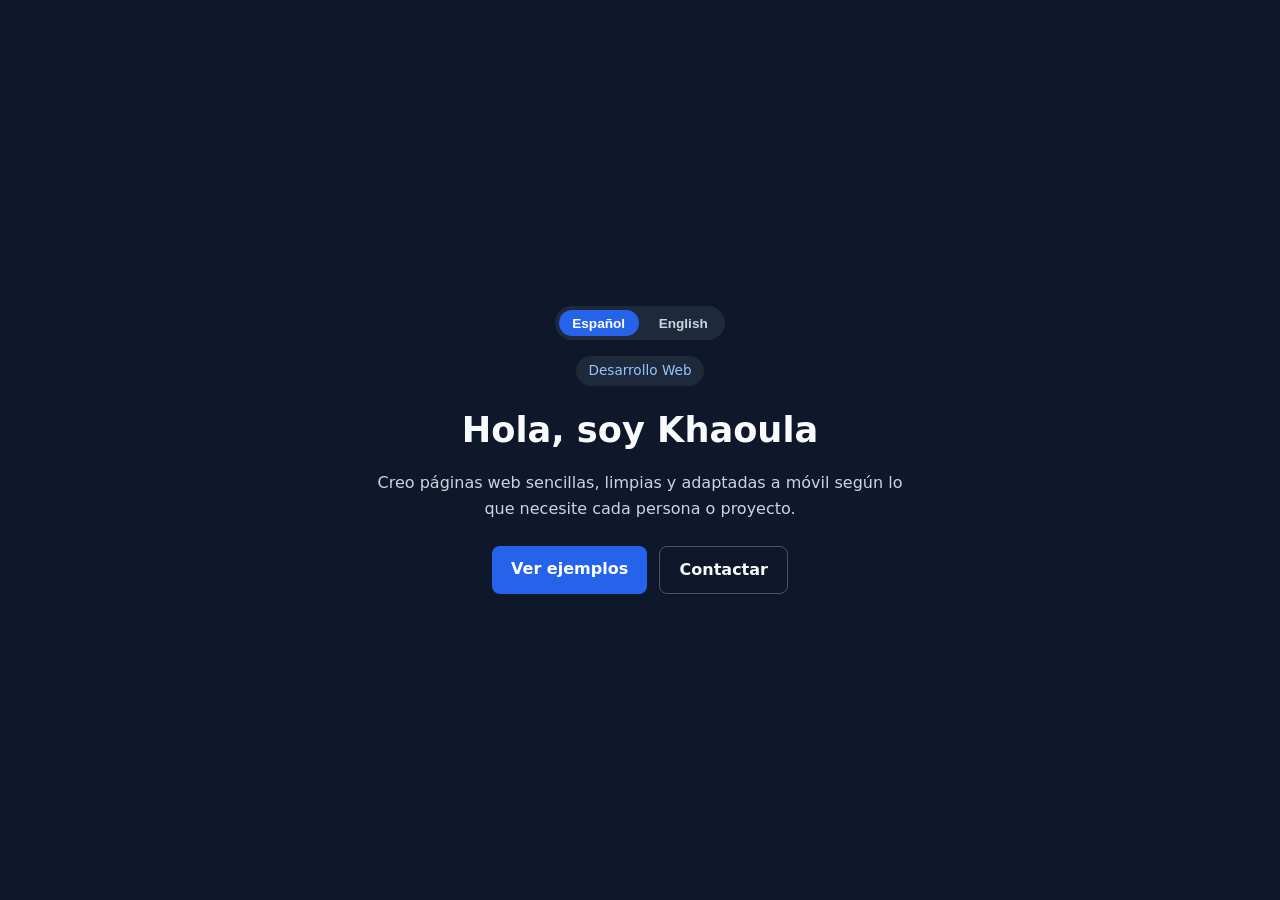
<file: Mi_portfolio/index.html>
<!DOCTYPE html>
<html lang="es">
<head>
  <meta charset="UTF-8" />
  <meta name="viewport" content="width=device-width, initial-scale=1.0" />
  <title data-i18n="page_title">Portfolio — Desarrollo Web</title>
  <link rel="stylesheet" href="style.css" />
</head>
<body>
  <header class="hero hero-full">
    <div class="lang-switch" role="group" aria-label="Selector de idioma">
      <button type="button" class="lang-btn active" data-lang="es">Español</button>
      <button type="button" class="lang-btn" data-lang="en">English</button>
    </div>

    <p class="tag" data-i18n="tag">Desarrollo Web</p>
    <h1 data-i18n="hero_title">Hola, soy Khaoula</h1>
    <p class="subtitle" data-i18n="hero_subtitle">
      Creo páginas web sencillas, limpias y adaptadas a móvil según lo que necesite cada persona o proyecto.
    </p>
    <div class="actions">
      <a href="portfolio.html#proyectos" class="btn primary" data-i18n="btn_projects">Ver ejemplos</a>
      <a href="portfolio.html#contacto" class="btn secondary" data-i18n="btn_contact">Contactar</a>
    </div>
  </header>

  <script src="script.js"></script>
</body>
</html>
</file>
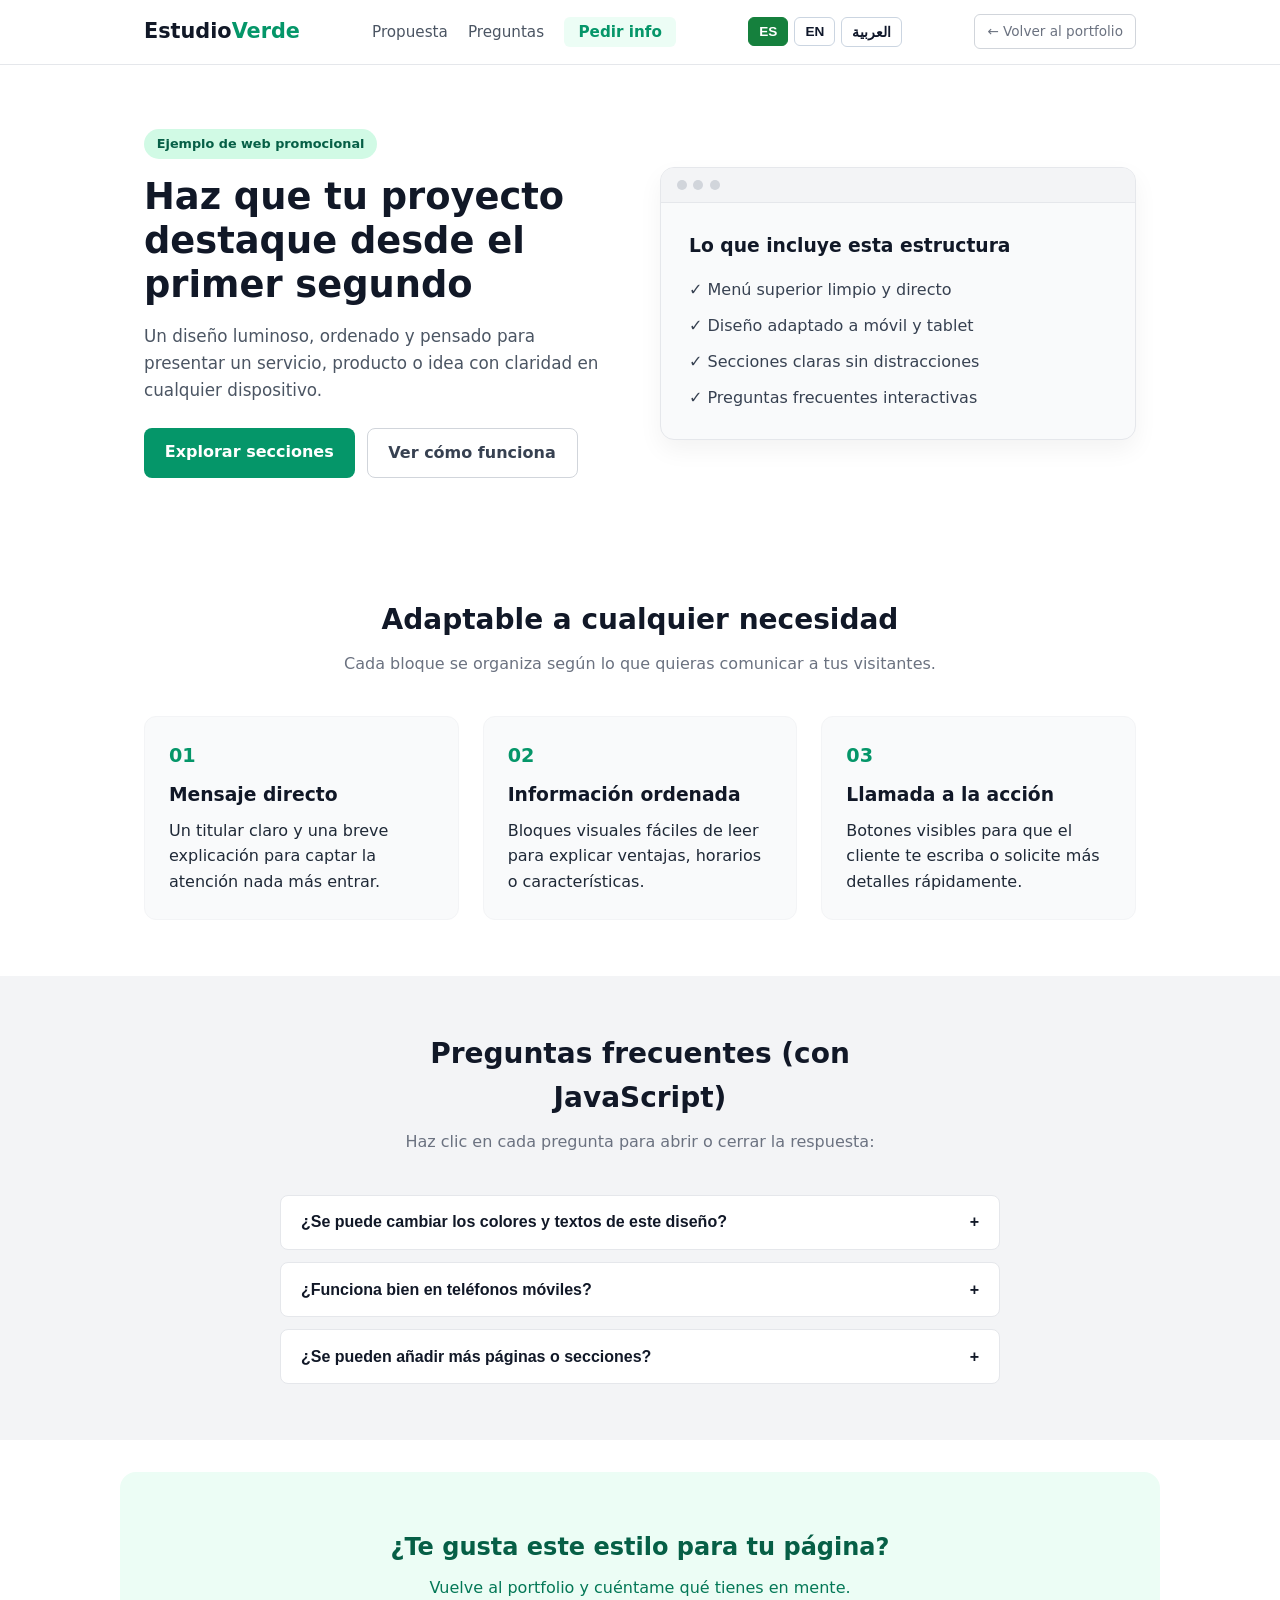
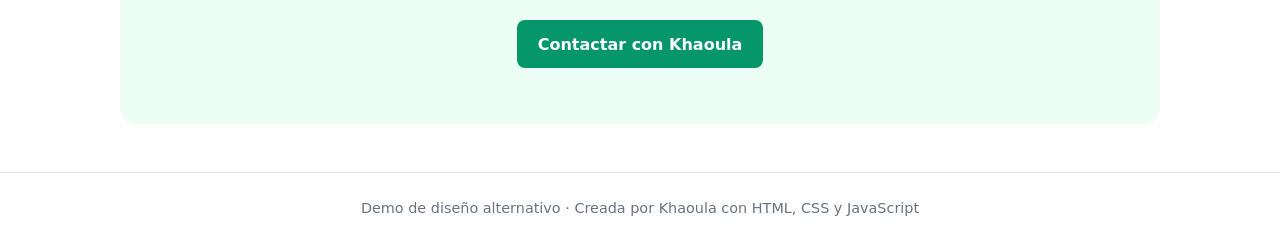
<file: Mi_portfolio/ejemplo.web/index.html>
<!DOCTYPE html>
<html lang="es" dir="ltr">
<head>
  <meta charset="UTF-8" />
  <meta name="viewport" content="width=device-width, initial-scale=1.0" />
  <title data-i18n="page_title">Ejemplo Web — Diseño Claro y Moderno</title>
  <link rel="stylesheet" href="style.css" />
</head>
<body>
  <nav class="navbar">
    <div class="nav-container">
      <a href="#" class="brand">Estudio<span>Verde</span></a>

      <ul class="nav-links">
        <li><a href="#propuesta" data-i18n="nav_proposal">Propuesta</a></li>
        <li><a href="#preguntas" data-i18n="nav_faq">Preguntas</a></li>
        <li><a href="#contacto" class="nav-cta" data-i18n="nav_contact">Pedir info</a></li>
      </ul>

      <div class="lang-switcher" aria-label="Selector de idioma">
        <button type="button" class="lang-btn active" data-lang="es">ES</button>
        <button type="button" class="lang-btn" data-lang="en">EN</button>
        <button type="button" class="lang-btn" data-lang="ar">العربية</button>
      </div>

      <a href="../portfolio.html#proyectos" class="portfolio-back" data-i18n="portfolio_back">← Volver al portfolio</a>
    </div>
  </nav>

  <header class="split-hero">
    <div class="hero-text">
      <span class="pill" data-i18n="pill">Ejemplo de web promocional</span>
      <h1 data-i18n="hero_title">Haz que tu proyecto destaque desde el primer segundo</h1>
      <p data-i18n="hero_desc">
        Un diseño luminoso, ordenado y pensado para presentar un servicio, producto o idea con claridad en cualquier dispositivo.
      </p>
      <div class="hero-buttons">
        <a href="#propuesta" class="btn-emerald" data-i18n="btn_explore">Explorar secciones</a>
        <a href="#preguntas" class="btn-outline" data-i18n="btn_how">Ver cómo funciona</a>
      </div>
    </div>

    <div class="hero-box">
      <div class="box-header">
        <span class="dot"></span>
        <span class="dot"></span>
        <span class="dot"></span>
      </div>
      <div class="box-content">
        <h3 data-i18n="box_title">Lo que incluye esta estructura</h3>
        <ul>
          <li data-i18n="box_1">✓ Menú superior limpio y directo</li>
          <li data-i18n="box_2">✓ Diseño adaptado a móvil y tablet</li>
          <li data-i18n="box_3">✓ Secciones claras sin distracciones</li>
          <li data-i18n="box_4">✓ Preguntas frecuentes interactivas</li>
        </ul>
      </div>
    </div>
  </header>

  <main>
    <section id="propuesta" class="container section-space">
      <div class="section-head">
        <h2 data-i18n="sec_proposal_title">Adaptable a cualquier necesidad</h2>
        <p data-i18n="sec_proposal_desc">Cada bloque se organiza según lo que quieras comunicar a tus visitantes.</p>
      </div>

      <div class="features-row">
        <div class="feature-item">
          <div class="num">01</div>
          <h3 data-i18n="f1_title">Mensaje directo</h3>
          <p data-i18n="f1_desc">Un titular claro y una breve explicación para captar la atención nada más entrar.</p>
        </div>
        <div class="feature-item">
          <div class="num">02</div>
          <h3 data-i18n="f2_title">Información ordenada</h3>
          <p data-i18n="f2_desc">Bloques visuales fáciles de leer para explicar ventajas, horarios o características.</p>
        </div>
        <div class="feature-item">
          <div class="num">03</div>
          <h3 data-i18n="f3_title">Llamada a la acción</h3>
          <p data-i18n="f3_desc">Botones visibles para que el cliente te escriba o solicite más detalles rápidamente.</p>
        </div>
      </div>
    </section>

    <section id="preguntas" class="faq-bg section-space">
      <div class="container">
        <div class="section-head">
          <h2 data-i18n="faq_heading">Preguntas frecuentes (con JavaScript)</h2>
          <p data-i18n="faq_sub">Haz clic en cada pregunta para abrir o cerrar la respuesta:</p>
        </div>

        <div class="faq-list">
          <div class="faq-item">
            <button type="button" class="faq-question">
              <span class="faq-label" data-i18n="q1">¿Se puede cambiar los colores y textos de este diseño?</span>
              <span class="faq-icon">+</span>
            </button>
            <div class="faq-answer">
              <p data-i18n="a1">Sí, todos los colores, tipografías, imágenes y textos se personalizan por completo según tu idea o marca.</p>
            </div>
          </div>

          <div class="faq-item">
            <button type="button" class="faq-question">
              <span class="faq-label" data-i18n="q2">¿Funciona bien en teléfonos móviles?</span>
              <span class="faq-icon">+</span>
            </button>
            <div class="faq-answer">
              <p data-i18n="a2">Sí, toda la estructura es responsive y se reorganiza automáticamente en pantallas pequeñas.</p>
            </div>
          </div>

          <div class="faq-item">
            <button type="button" class="faq-question">
              <span class="faq-label" data-i18n="q3">¿Se pueden añadir más páginas o secciones?</span>
              <span class="faq-icon">+</span>
            </button>
            <div class="faq-answer">
              <p data-i18n="a3">Por supuesto. Se puede empezar con una página única y ampliarla con galería, catálogo o formulario cuando lo necesites.</p>
            </div>
          </div>
        </div>
      </div>
    </section>

    <section id="contacto" class="container section-space cta-banner">
      <h2 data-i18n="cta_title">¿Te gusta este estilo para tu página?</h2>
      <p data-i18n="cta_desc">Vuelve al portfolio y cuéntame qué tienes en mente.</p>
      <a href="../portfolio.html#contacto" class="btn-emerald" data-i18n="cta_btn">Contactar con Khaoula</a>
    </section>
  </main>

  <footer class="light-footer">
    <p data-i18n="footer_text">Demo de diseño alternativo · Creada por Khaoula con HTML, CSS y JavaScript</p>
  </footer>

  <script src="script.js"></script>
</body>
</html>
</file>
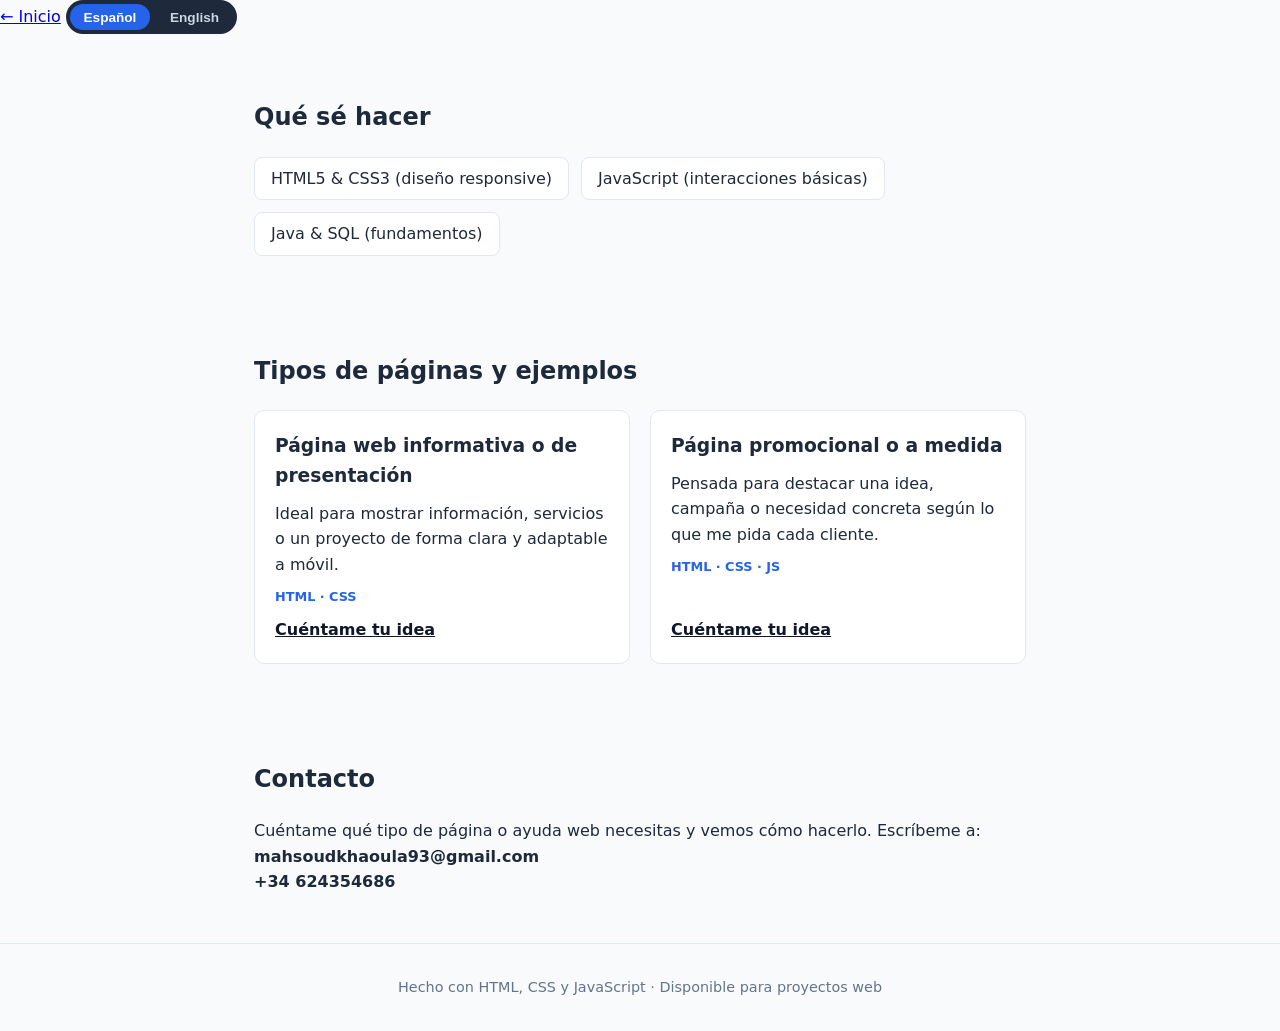
<file: Mi_portfolio/portfolio.html>
<!DOCTYPE html>
<html lang="es">
<head>
  <meta charset="UTF-8" />
  <meta name="viewport" content="width=device-width, initial-scale=1.0" />
  <title data-i18n="page_title">Portfolio — Desarrollo Web </title>
  <link rel="stylesheet" href="style.css" />
</head>
<body>
  <nav class="top-bar">
    <a href="index.html" class="back-link" data-i18n="back_home">← Inicio</a>
    <div class="lang-switch" role="group" aria-label="Selector de idioma">
      <button type="button" class="lang-btn active" data-lang="es">Español</button>
      <button type="button" class="lang-btn" data-lang="en">English</button>
    </div>
  </nav>

  <main>
    <section id="habilidades" class="section">
      <h2 data-i18n="skills_title">Qué sé hacer</h2>
      <ul class="skills">
        <li data-i18n="skill_1">HTML5 &amp; CSS3 (diseño responsive)</li>
        <li data-i18n="skill_2">JavaScript (interacciones básicas)</li>
        <li data-i18n="skill_3">Java &amp; SQL (fundamentos)</li>
      </ul>
    </section>

    <section id="proyectos" class="section">
      <h2 data-i18n="projects_title">Tipos de páginas y ejemplos</h2>
      <div class="grid">
        <article class="card">
          <h3 data-i18n="proj1_title">Página web informativa o de presentación</h3>
          <p data-i18n="proj1_desc">Ideal para mostrar información, servicios o un proyecto de forma clara y adaptable a móvil.</p>
          <span class="tech">HTML · CSS</span>
          <a href="#contacto" data-i18n="view_demo">Cuéntame tu idea</a>
        </article>

        <article class="card">
          <h3 data-i18n="proj2_title">Página promocional o a medida</h3>
          <p data-i18n="proj2_desc">Pensada para destacar una idea, campaña o necesidad concreta según lo que me pida cada cliente.</p>
          <span class="tech">HTML · CSS · JS</span>
          <a href="#contacto" data-i18n="view_demo">Cuéntame tu idea</a>
        </article>
      </div>
    </section>

    <section id="contacto" class="section">
      <h2 data-i18n="contact_title">Contacto</h2>
      <p data-i18n="contact_text">Cuéntame qué tipo de página o ayuda web necesitas y vemos cómo hacerlo. Escríbeme a:</p>
      <p><strong>mahsoudkhaoula93@gmail.com</strong></p>
      <p><strong>+34 624354686</strong></p>
    </section>
  </main>

  <footer class="footer">
    <p data-i18n="footer_text">Hecho con HTML, CSS y JavaScript · Disponible para proyectos web</p>
  </footer>

  <script src="script.js"></script>
</body>
</html>
</file>
<file: Mi_portfolio/style.css>
* {
  box-sizing: border-box;
  margin: 0;
  padding: 0;
}

body {
  font-family: system-ui, -apple-system, sans-serif;
  line-height: 1.6;
  color: #1e293b;
  background-color: #f8fafc;
}

.hero {
  background-color: #0f172a;
  color: #f8fafc;
  padding: 4rem 1.5rem;
  text-align: center;
}

.lang-switch {
  display: inline-flex;
  gap: 0.4rem;
  margin-bottom: 1rem;
  background-color: #1e293b;
  padding: 0.25rem;
  border-radius: 999px;
}

.lang-btn {
  border: none;
  background: transparent;
  color: #cbd5e1;
  padding: 0.35rem 0.85rem;
  border-radius: 999px;
  cursor: pointer;
  font-weight: 600;
  font-size: 0.85rem;
}

.lang-btn.active {
  background-color: #2563eb;
  color: #ffffff;
}

.tag {
  display: inline-block;
  font-size: 0.85rem;
  background-color: #1e293b;
  padding: 0.25rem 0.75rem;
  border-radius: 999px;
  margin-bottom: 1rem;
  color: #93c5fd;
}

.hero h1 {
  font-size: 2.2rem;
  margin-bottom: 0.75rem;
}

.subtitle {
  max-width: 540px;
  margin: 0 auto 1.5rem;
  color: #cbd5e1;
}

.actions {
  display: flex;
  gap: 0.75rem;
  justify-content: center;
  flex-wrap: wrap;
}

.btn {
  text-decoration: none;
  padding: 0.65rem 1.2rem;
  border-radius: 8px;
  font-weight: 600;
}

.btn.primary {
  background-color: #2563eb;
  color: #ffffff;
}

.btn.secondary {
  border: 1px solid #475569;
  color: #f8fafc;
}

.section {
  max-width: 820px;
  margin: 0 auto;
  padding: 3rem 1.5rem;
}

.section h2 {
  margin-bottom: 1.25rem;
  font-size: 1.5rem;
}

.skills {
  list-style: none;
  display: flex;
  flex-wrap: wrap;
  gap: 0.75rem;
}

.skills li {
  background-color: #ffffff;
  border: 1px solid #e2e8f0;
  padding: 0.5rem 1rem;
  border-radius: 8px;
}

.grid {
  display: grid;
  grid-template-columns: repeat(auto-fit, minmax(240px, 1fr));
  gap: 1.25rem;
}

.card {
  background-color: #ffffff;
  border: 1px solid #e2e8f0;
  border-radius: 10px;
  padding: 1.25rem;
  display: flex;
  flex-direction: column;
  gap: 0.6rem;
}

.tech {
  font-size: 0.8rem;
  color: #2563eb;
  font-weight: 600;
}

.card a {
  margin-top: auto;
  color: #0f172a;
  font-weight: 600;
}

.footer {
  text-align: center;
  padding: 2rem 1.5rem;
  font-size: 0.9rem;
  color: #64748b;
  border-top: 1px solid #e2e8f0;
}

.hero-full {
  min-height: 100vh;
  display: flex;
  flex-direction: column;
  justify-content: center;
  align-items: center;
}
</file>
<file: Mi_portfolio/ejemplo.web/style.css>
* {
  box-sizing: border-box;
  margin: 0;
  padding: 0;
}

body {
  font-family: 'Segoe UI', system-ui, -apple-system, sans-serif;
  color: #1f2937;
  background-color: #ffffff;
  line-height: 1.6;
}

.navbar {
  background-color: #ffffff;
  border-bottom: 1px solid #e5e7eb;
  position: sticky;
  top: 0;
  z-index: 10;
}

.nav-container {
  max-width: 1040px;
  margin: 0 auto;
  padding: 0.9rem 1.5rem;
  display: flex;
  align-items: center;
  justify-content: space-between;
  gap: 1rem;
  flex-wrap: wrap;
}

.brand {
  font-size: 1.3rem;
  font-weight: 800;
  color: #111827;
  text-decoration: none;
}

.brand span {
  color: #059669;
}

.nav-links {
  list-style: none;
  display: flex;
  align-items: center;
  gap: 1.25rem;
}

.nav-links a {
  text-decoration: none;
  color: #4b5563;
  font-weight: 500;
  font-size: 0.95rem;
}

.nav-links .nav-cta {
  background-color: #ecfdf5;
  color: #059669;
  padding: 0.4rem 0.9rem;
  border-radius: 6px;
  font-weight: 600;
}

.portfolio-back {
  font-size: 0.85rem;
  color: #6b7280;
  text-decoration: none;
  border: 1px solid #d1d5db;
  padding: 0.35rem 0.75rem;
  border-radius: 6px;
}

.split-hero {
  max-width: 1040px;
  margin: 0 auto;
  padding: 4rem 1.5rem;
  display: grid;
  grid-template-columns: repeat(auto-fit, minmax(290px, 1fr));
  gap: 2.5rem;
  align-items: center;
}

.pill {
  display: inline-block;
  background-color: #d1fae5;
  color: #065f46;
  font-size: 0.8rem;
  font-weight: 700;
  padding: 0.3rem 0.8rem;
  border-radius: 999px;
  margin-bottom: 1rem;
}

.hero-text h1 {
  font-size: 2.3rem;
  line-height: 1.2;
  color: #111827;
  margin-bottom: 1rem;
}

.hero-text p {
  color: #4b5563;
  margin-bottom: 1.5rem;
  font-size: 1.05rem;
}

.hero-buttons {
  display: flex;
  gap: 0.75rem;
  flex-wrap: wrap;
}

.btn-emerald {
  display: inline-block;
  background-color: #059669;
  color: #ffffff;
  text-decoration: none;
  padding: 0.7rem 1.3rem;
  border-radius: 8px;
  font-weight: 600;
}

.btn-outline {
  display: inline-block;
  border: 1px solid #d1d5db;
  color: #374151;
  text-decoration: none;
  padding: 0.7rem 1.3rem;
  border-radius: 8px;
  font-weight: 600;
}

.hero-box {
  background-color: #f9fafb;
  border: 1px solid #e5e7eb;
  border-radius: 14px;
  overflow: hidden;
  box-shadow: 0 10px 25px rgba(0, 0, 0, 0.05);
}

.box-header {
  background-color: #f3f4f6;
  padding: 0.75rem 1rem;
  display: flex;
  gap: 0.4rem;
  border-bottom: 1px solid #e5e7eb;
}

.dot {
  width: 10px;
  height: 10px;
  border-radius: 50%;
  background-color: #d1d5db;
}

.box-content {
  padding: 1.75rem;
}

.box-content h3 {
  margin-bottom: 1rem;
  color: #111827;
}

.box-content ul {
  list-style: none;
  display: flex;
  flex-direction: column;
  gap: 0.65rem;
  color: #374151;
}

.container {
  max-width: 1040px;
  margin: 0 auto;
  padding: 0 1.5rem;
}

.section-space {
  padding-top: 3.5rem;
  padding-bottom: 3.5rem;
}

.section-head {
  text-align: center;
  max-width: 600px;
  margin: 0 auto 2.5rem;
}

.section-head h2 {
  font-size: 1.75rem;
  color: #111827;
  margin-bottom: 0.5rem;
}

.section-head p {
  color: #6b7280;
}

.features-row {
  display: grid;
  grid-template-columns: repeat(auto-fit, minmax(240px, 1fr));
  gap: 1.5rem;
}

.feature-item {
  padding: 1.5rem;
  border-radius: 12px;
  background-color: #f9fafb;
  border: 1px solid #f3f4f6;
}

.num {
  font-weight: 800;
  color: #059669;
  font-size: 1.2rem;
  margin-bottom: 0.5rem;
}

.feature-item h3 {
  margin-bottom: 0.5rem;
  color: #111827;
}

.faq-bg {
  background-color: #f3f4f6;
}

.faq-list {
  max-width: 720px;
  margin: 0 auto;
  display: flex;
  flex-direction: column;
  gap: 0.75rem;
}

.faq-item {
  background-color: #ffffff;
  border: 1px solid #e5e7eb;
  border-radius: 8px;
  overflow: hidden;
}

.faq-question {
  width: 100%;
  background: none;
  border: none;
  padding: 1.1rem 1.25rem;
  text-align: left;
  font-size: 1rem;
  font-weight: 600;
  color: #111827;
  display: flex;
  justify-content: space-between;
  align-items: center;
  cursor: pointer;
}

.faq-answer {
  display: none;
  padding: 0 1.25rem 1.1rem;
  color: #4b5563;
}

.faq-item.open .faq-answer {
  display: block;
}

.cta-banner {
  text-align: center;
  background-color: #ecfdf5;
  border-radius: 16px;
  margin-top: 2rem;
  margin-bottom: 3rem;
}

.cta-banner h2 {
  color: #065f46;
  margin-bottom: 0.5rem;
}

.cta-banner p {
  color: #047857;
  margin-bottom: 1.25rem;
}

.light-footer {
  text-align: center;
  padding: 1.5rem;
  color: #6b7280;
  font-size: 0.9rem;
  border-top: 1px solid #e5e7eb;
}
.lang-switcher {
  display: inline-flex;
  gap: 6px;
  align-items: center;
}

.lang-btn {
  padding: 6px 10px;
  border: 1px solid #cbd5e1;
  background: #ffffff;
  color: #0f172a;
  border-radius: 6px;
  cursor: pointer;
  font-size: 0.85rem;
  font-weight: 600;
}

.lang-btn.active {
  background: #15803d;
  color: #ffffff;
  border-color: #15803d;
}

html[dir="rtl"] body {
  text-align: right;
  font-family: "Segoe UI", Tahoma, Arial, sans-serif;
}

html[dir="rtl"] .hero-text,
html[dir="rtl"] .box-content,
html[dir="rtl"] .section-head,
html[dir="rtl"] .feature-item,
html[dir="rtl"] .faq-question,
html[dir="rtl"] .faq-answer,
html[dir="rtl"] .cta-banner,
html[dir="rtl"] .light-footer {
  text-align: right;
}
</file>
